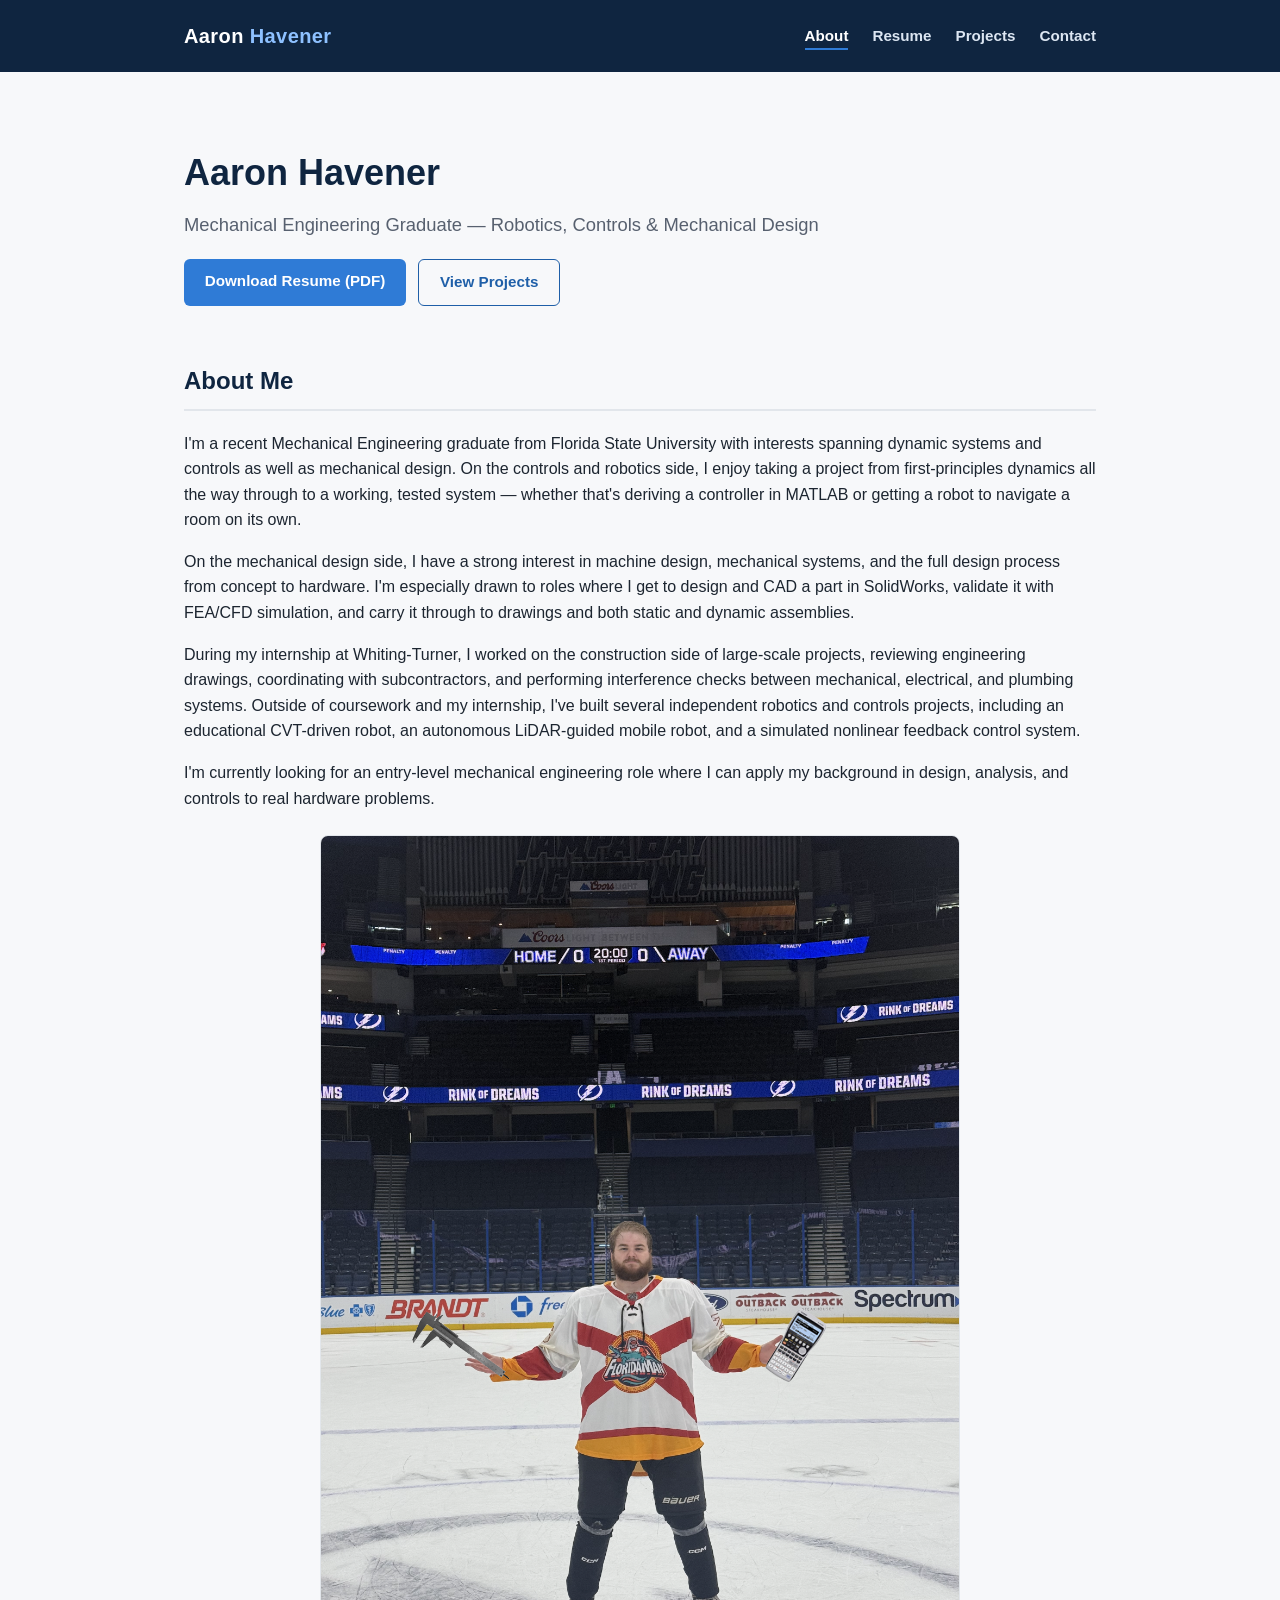
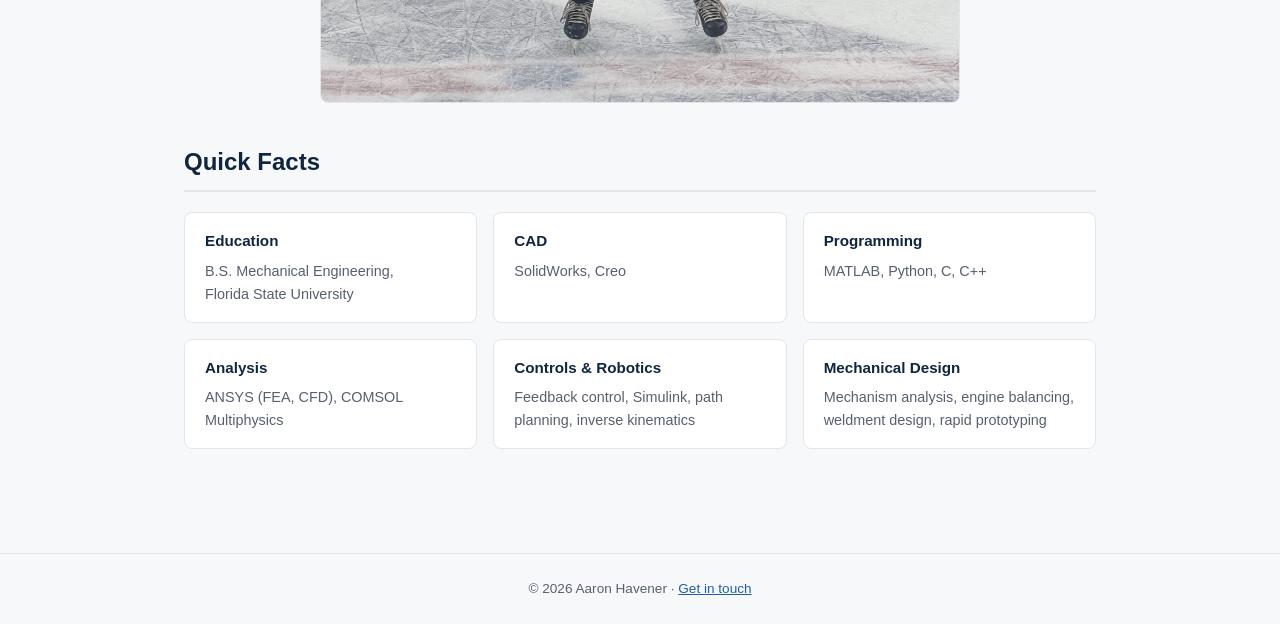
<file: index.html>
<!DOCTYPE html>
<html lang="en">
<head>
<meta charset="UTF-8">
<meta name="viewport" content="width=device-width, initial-scale=1.0">
<title>Aaron Havener</title>
<meta name="description" content="Aaron Havener - Mechanical Engineering graduate specializing in robotics, controls, and mechanical design.">
<link rel="stylesheet" href="assets/css/style.css">
</head>
<body>

<header class="site-header">
  <div class="header-inner">
    <a href="index.html" class="brand">Aaron <span>Havener</span></a>
    <nav class="main-nav">
      <ul>
        <li><a href="index.html" class="active">About</a></li>
        <li><a href="resume.html">Resume</a></li>
        <li><a href="projects.html">Projects</a></li>
        <li><a href="contact.html">Contact</a></li>
      </ul>
    </nav>
  </div>
</header>

<main>
  <section class="hero">
    <div>
      <h1>Aaron Havener</h1>
      <p class="tagline">Mechanical Engineering Graduate &mdash; Robotics, Controls &amp; Mechanical Design</p>
      <div class="btn-row">
        <a href="assets/files/Aaron_Havener_Resume.pdf" class="btn">Download Resume (PDF)</a>
        <a href="projects.html" class="btn secondary">View Projects</a>
      </div>
    </div>
  </section>

  <section>
    <h2>About Me</h2>
    <p>
      I'm a recent Mechanical Engineering graduate from Florida State University with interests
      spanning dynamic systems and controls as well as mechanical design. On the controls and robotics
      side, I enjoy taking a project from first-principles dynamics all the way through to a working,
      tested system &mdash; whether that's deriving a controller in MATLAB or getting a robot to
      navigate a room on its own.
    </p>
    <p>
      On the mechanical design side, I have a strong interest in machine design, mechanical systems,
      and the full design process from concept to hardware. I'm especially drawn to roles where I get
      to design and CAD a part in SolidWorks, validate it with FEA/CFD simulation, and carry it through to drawings and
      both static and dynamic assemblies.
    </p>
    <p>
      During my internship at Whiting-Turner, I worked on the construction side of large-scale
      projects, reviewing engineering drawings, coordinating with subcontractors, and performing
      interference checks between mechanical, electrical, and plumbing systems. Outside of
      coursework and my internship, I've built several independent robotics and controls projects,
      including an educational CVT-driven robot, an autonomous LiDAR-guided mobile robot, and a
      simulated nonlinear feedback control system.
    </p>
    <p>
      I'm currently looking for an entry-level mechanical engineering role where I can
      apply my background in design, analysis, and controls to real hardware problems.
    </p>
    <img src="assets/images/aaron-havener-photo.png" alt="Aaron Havener" class="about-photo">
  </section>

  <section>
    <h2>Quick Facts</h2>
    <div class="skills-grid">
      <div class="skill-cat">
        <h4>Education</h4>
        <p>B.S. Mechanical Engineering,<br>Florida State University</p>
      </div>
      <div class="skill-cat">
        <h4>CAD</h4>
        <p>SolidWorks, Creo</p>
      </div>
      <div class="skill-cat">
        <h4>Programming</h4>
        <p>MATLAB, Python, C, C++</p>
      </div>
      <div class="skill-cat">
        <h4>Analysis</h4>
        <p>ANSYS (FEA, CFD), COMSOL Multiphysics</p>
      </div>
      <div class="skill-cat">
        <h4>Controls &amp; Robotics</h4>
        <p>Feedback control, Simulink, path planning, inverse kinematics</p>
      </div>
      <div class="skill-cat">
        <h4>Mechanical Design</h4>
        <p>Mechanism analysis, engine balancing, weldment design, rapid prototyping</p>
      </div>
    </div>
  </section>
</main>

<footer class="site-footer">
  &copy; 2026 Aaron Havener &middot; <a href="contact.html">Get in touch</a>
</footer>

</body>
</html>
</file>
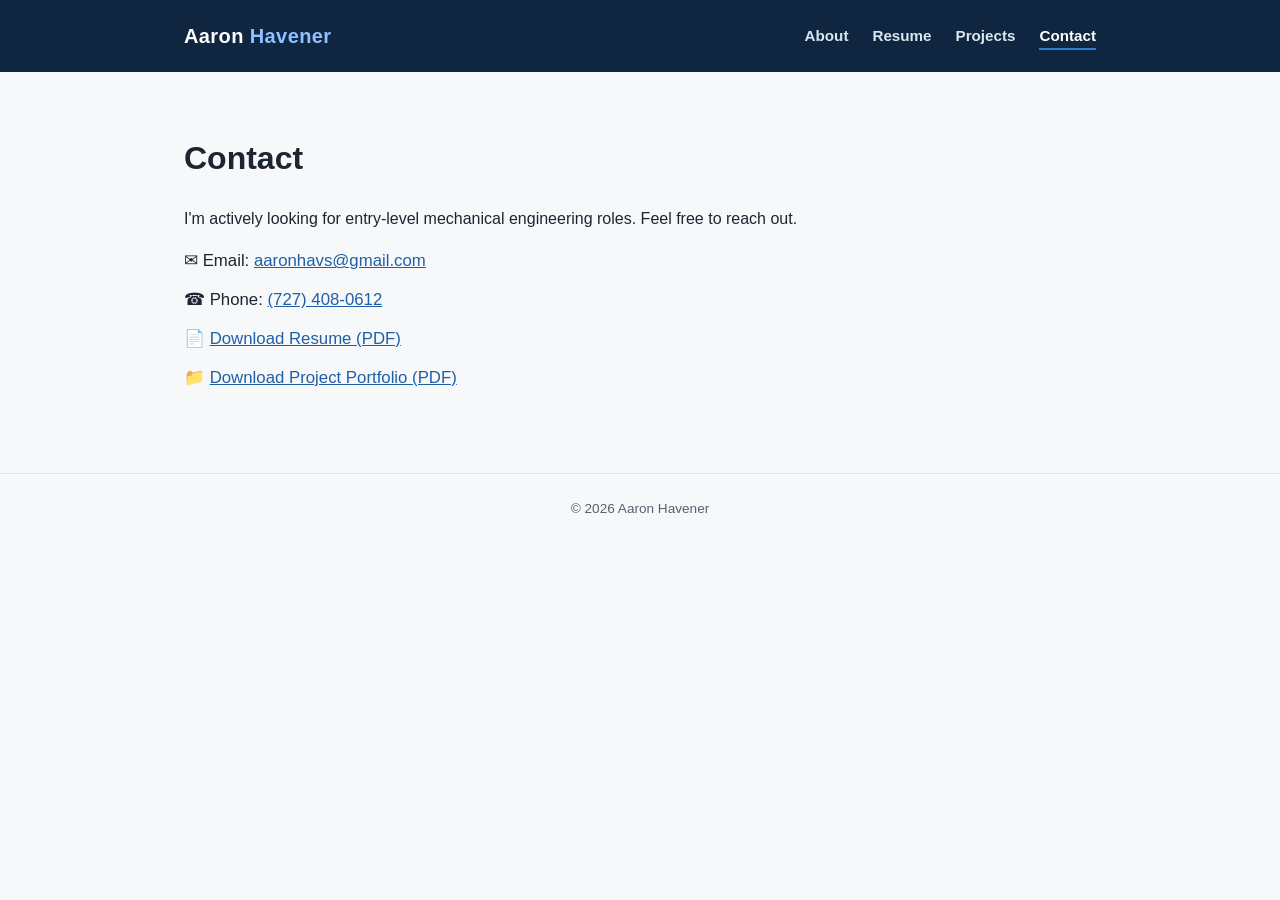
<file: contact.html>
<!DOCTYPE html>
<html lang="en">
<head>
<meta charset="UTF-8">
<meta name="viewport" content="width=device-width, initial-scale=1.0">
<title>Contact | Aaron Havener</title>
<link rel="stylesheet" href="assets/css/style.css">
</head>
<body>

<header class="site-header">
  <div class="header-inner">
    <a href="index.html" class="brand">Aaron <span>Havener</span></a>
    <nav class="main-nav">
      <ul>
        <li><a href="index.html">About</a></li>
        <li><a href="resume.html">Resume</a></li>
        <li><a href="projects.html">Projects</a></li>
        <li><a href="contact.html" class="active">Contact</a></li>
      </ul>
    </nav>
  </div>
</header>

<main>
  <h1>Contact</h1>
  <p>I'm actively looking for entry-level mechanical engineering roles. Feel free to reach out.</p>

  <ul class="contact-list">
    <li>&#9993; Email: <a href="mailto:aaronhavs@gmail.com">aaronhavs@gmail.com</a></li>
    <li>&#9742; Phone: <a href="tel:+17274080612">(727) 408-0612</a></li>
    <li>&#128196; <a href="assets/files/Aaron_Havener_Resume.pdf">Download Resume (PDF)</a></li>
    <li>&#128193; <a href="assets/files/Aaron_Havener_Portfolio.pdf">Download Project Portfolio (PDF)</a></li>
  </ul>
</main>

<footer class="site-footer">
  &copy; 2026 Aaron Havener
</footer>

</body>
</html>
</file>
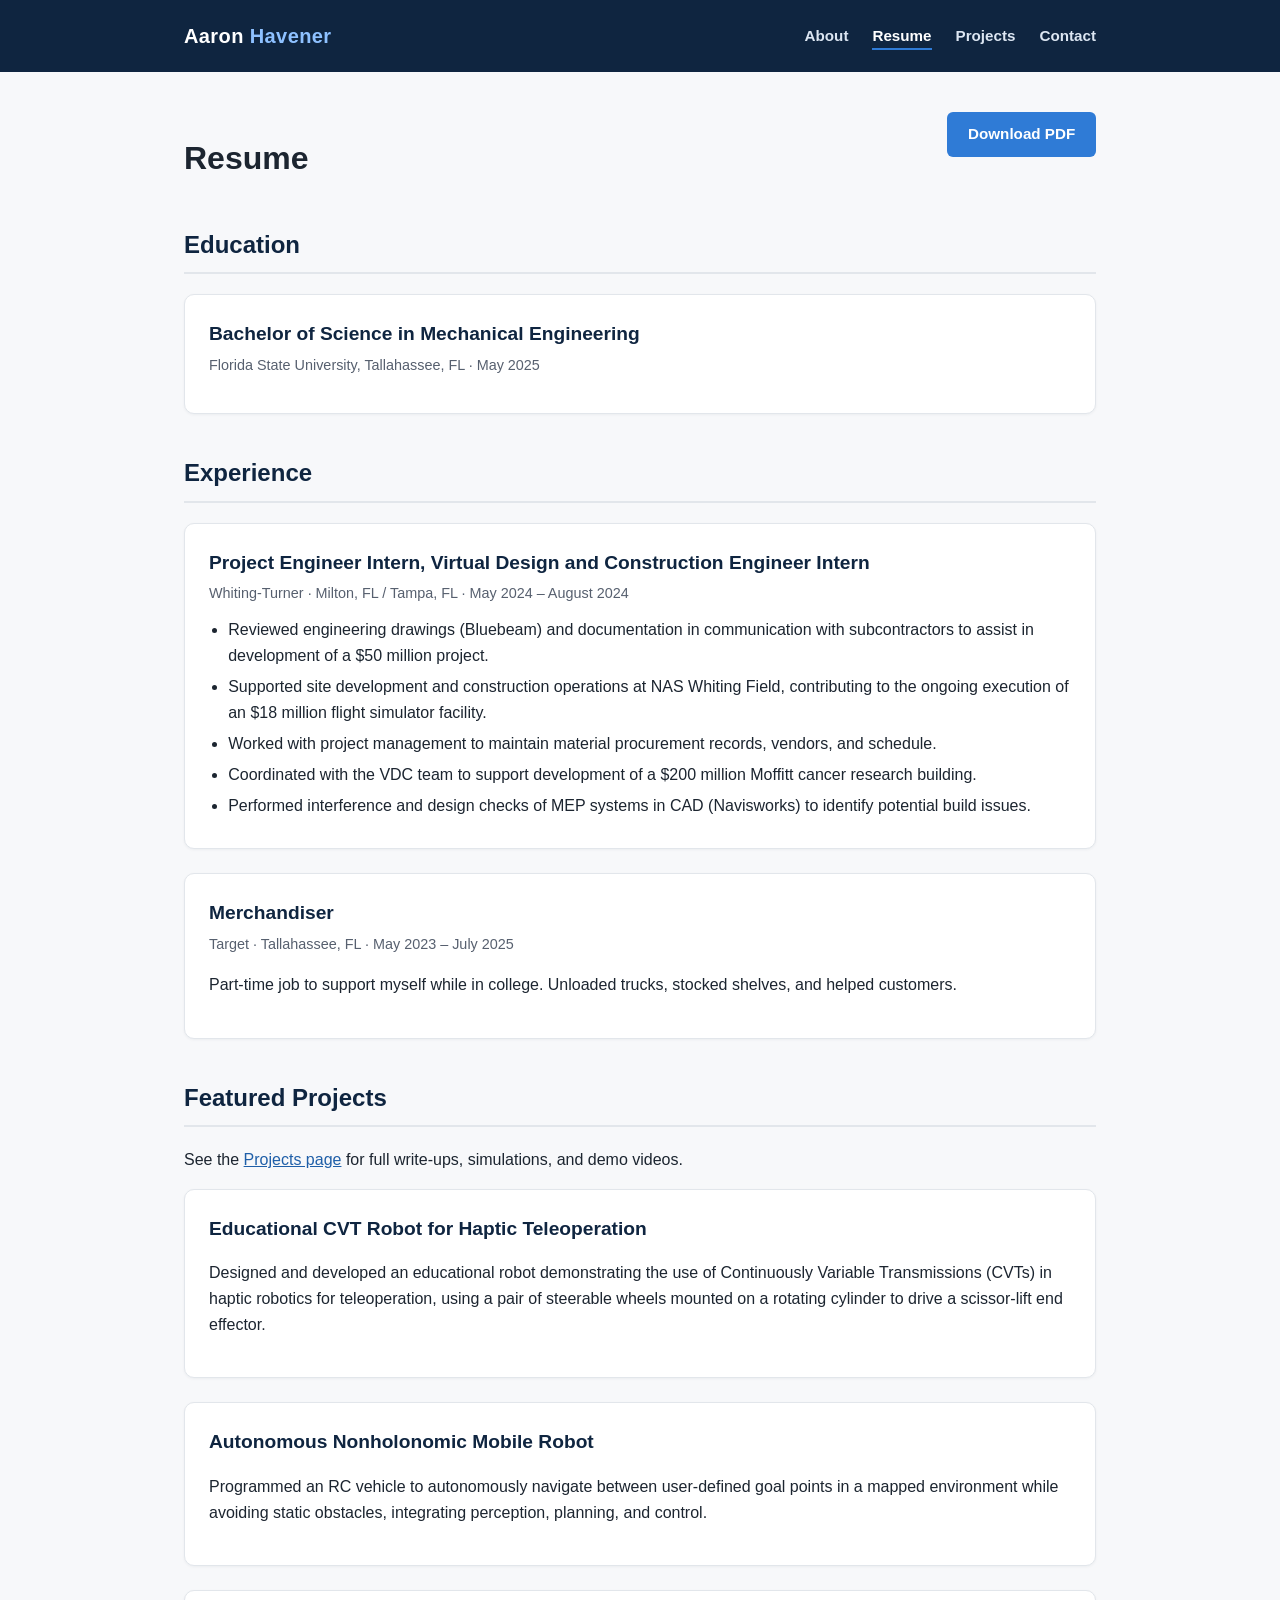
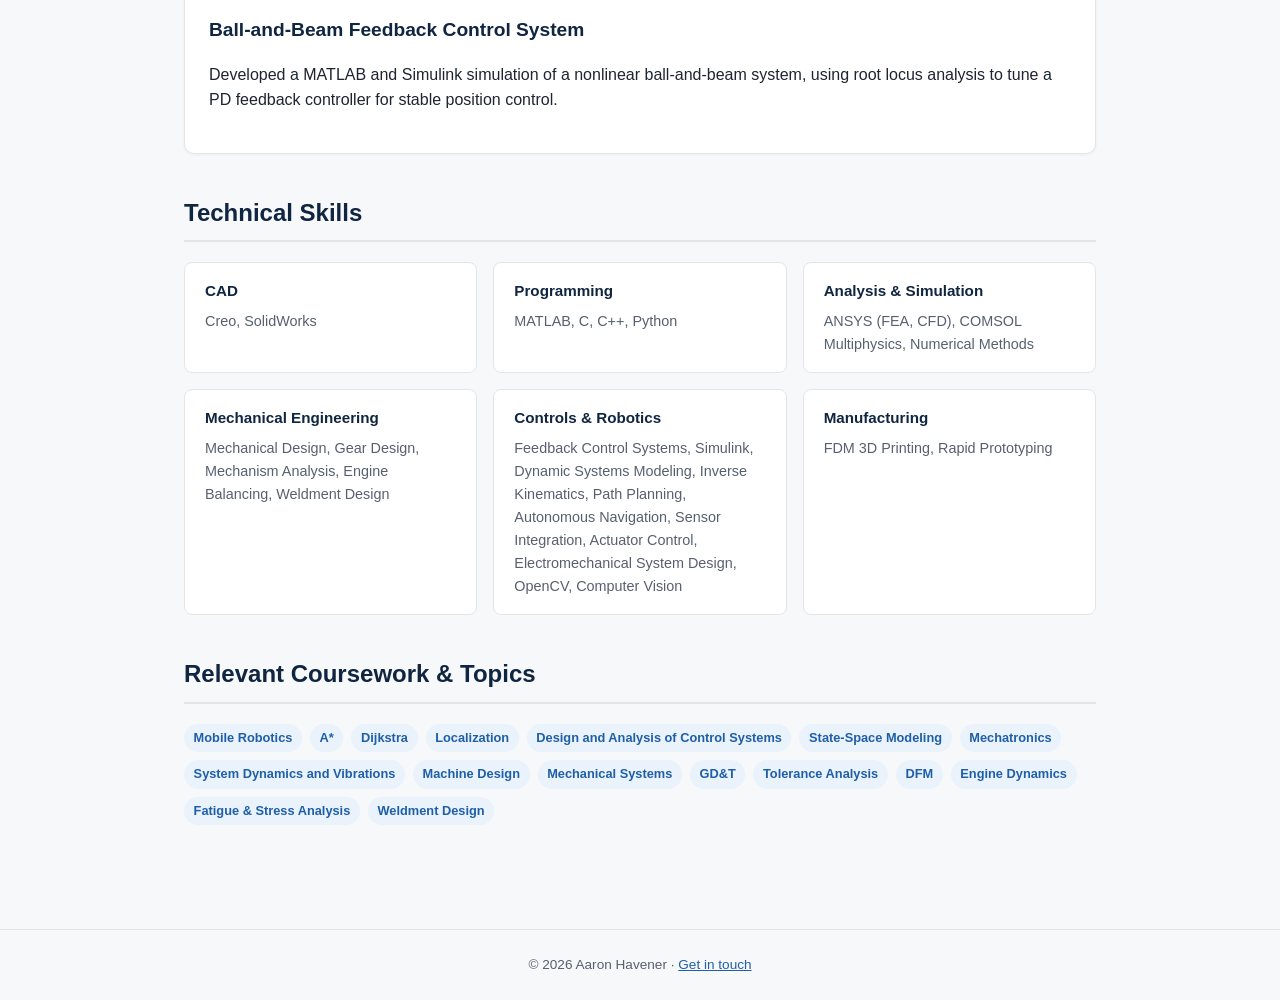
<file: resume.html>
<!DOCTYPE html>
<html lang="en">
<head>
<meta charset="UTF-8">
<meta name="viewport" content="width=device-width, initial-scale=1.0">
<title>Resume | Aaron Havener</title>
<link rel="stylesheet" href="assets/css/style.css">
</head>
<body>

<header class="site-header">
  <div class="header-inner">
    <a href="index.html" class="brand">Aaron <span>Havener</span></a>
    <nav class="main-nav">
      <ul>
        <li><a href="index.html">About</a></li>
        <li><a href="resume.html" class="active">Resume</a></li>
        <li><a href="projects.html">Projects</a></li>
        <li><a href="contact.html">Contact</a></li>
      </ul>
    </nav>
  </div>
</header>

<main>
  <div class="resume-header">
    <h1>Resume</h1>
    <a href="assets/files/Aaron_Havener_Resume.pdf" class="btn">Download PDF</a>
  </div>

  <section>
    <h2>Education</h2>
    <div class="card">
      <h3>Bachelor of Science in Mechanical Engineering</h3>
      <div class="meta">Florida State University, Tallahassee, FL &middot; May 2025</div>
    </div>
  </section>

  <section>
    <h2>Experience</h2>
    <div class="card">
      <h3>Project Engineer Intern, Virtual Design and Construction Engineer Intern</h3>
      <div class="meta">Whiting-Turner &middot; Milton, FL / Tampa, FL &middot; May 2024 &ndash; August 2024</div>
      <ul>
        <li>Reviewed engineering drawings (Bluebeam) and documentation in communication with subcontractors to assist in development of a $50 million project.</li>
        <li>Supported site development and construction operations at NAS Whiting Field, contributing to the ongoing execution of an $18 million flight simulator facility.</li>
        <li>Worked with project management to maintain material procurement records, vendors, and schedule.</li>
        <li>Coordinated with the VDC team to support development of a $200 million Moffitt cancer research building.</li>
        <li>Performed interference and design checks of MEP systems in CAD (Navisworks) to identify potential build issues.</li>
      </ul>
    </div>

    <div class="card">
      <h3>Merchandiser</h3>
      <div class="meta">Target &middot; Tallahassee, FL &middot; May 2023 &ndash; July 2025</div>
      <p>Part-time job to support myself while in college. Unloaded trucks, stocked shelves, and helped customers.</p>
    </div>
  </section>

  <section>
    <h2>Featured Projects</h2>
    <p>See the <a href="projects.html">Projects page</a> for full write-ups, simulations, and demo videos.</p>
    <div class="card">
      <h3>Educational CVT Robot for Haptic Teleoperation</h3>
      <p>Designed and developed an educational robot demonstrating the use of Continuously Variable Transmissions (CVTs) in haptic robotics for teleoperation, using a pair of steerable wheels mounted on a rotating cylinder to drive a scissor-lift end effector.</p>
    </div>
    <div class="card">
      <h3>Autonomous Nonholonomic Mobile Robot</h3>
      <p>Programmed an RC vehicle to autonomously navigate between user-defined goal points in a mapped environment while avoiding static obstacles, integrating perception, planning, and control.</p>
    </div>
    <div class="card">
      <h3>Ball-and-Beam Feedback Control System</h3>
      <p>Developed a MATLAB and Simulink simulation of a nonlinear ball-and-beam system, using root locus analysis to tune a PD feedback controller for stable position control.</p>
    </div>
  </section>

  <section>
    <h2>Technical Skills</h2>
    <div class="skills-grid">
      <div class="skill-cat">
        <h4>CAD</h4>
        <p>Creo, SolidWorks</p>
      </div>
      <div class="skill-cat">
        <h4>Programming</h4>
        <p>MATLAB, C, C++, Python</p>
      </div>
      <div class="skill-cat">
        <h4>Analysis &amp; Simulation</h4>
        <p>ANSYS (FEA, CFD), COMSOL Multiphysics, Numerical Methods</p>
      </div>
      <div class="skill-cat">
        <h4>Mechanical Engineering</h4>
        <p>Mechanical Design, Gear Design, Mechanism Analysis, Engine Balancing, Weldment Design</p>
      </div>
      <div class="skill-cat">
        <h4>Controls &amp; Robotics</h4>
        <p>Feedback Control Systems, Simulink, Dynamic Systems Modeling, Inverse Kinematics, Path Planning, Autonomous Navigation, Sensor Integration, Actuator Control, Electromechanical System Design, OpenCV, Computer Vision</p>
      </div>
      <div class="skill-cat">
        <h4>Manufacturing</h4>
        <p>FDM 3D Printing, Rapid Prototyping</p>
      </div>
    </div>
  </section>

  <section>
    <h2>Relevant Coursework &amp; Topics</h2>
    <ul class="tag-list">
      <li>Mobile Robotics</li>
      <li>A*</li>
      <li>Dijkstra</li>
      <li>Localization</li>
      <li>Design and Analysis of Control Systems</li>
      <li>State-Space Modeling</li>
      <li>Mechatronics</li>
      <li>System Dynamics and Vibrations</li>
      <li>Machine Design</li>
      <li>Mechanical Systems</li>
      <li>GD&amp;T</li>
      <li>Tolerance Analysis</li>
      <li>DFM</li>
      <li>Engine Dynamics</li>
      <li>Fatigue &amp; Stress Analysis</li>
      <li>Weldment Design</li>
    </ul>
  </section>
</main>

<footer class="site-footer">
  &copy; 2026 Aaron Havener &middot; <a href="contact.html">Get in touch</a>
</footer>

</body>
</html>
</file>
<file: assets/css/style.css>
:root {
  --navy: #0f2540;
  --navy-dark: #0a1a2e;
  --accent: #2f7bd6;
  --accent-dark: #1f5fa8;
  --bg: #f7f8fa;
  --card-bg: #ffffff;
  --text: #1c2530;
  --text-muted: #57606f;
  --border: #e2e6eb;
  --max-width: 960px;
}

* { box-sizing: border-box; }

html { scroll-behavior: smooth; }

body {
  margin: 0;
  font-family: "Segoe UI", -apple-system, BlinkMacSystemFont, Roboto, Helvetica, Arial, sans-serif;
  background: var(--bg);
  color: var(--text);
  line-height: 1.6;
}

a { color: var(--accent-dark); }
a:hover { color: var(--accent); }

header.site-header {
  background: var(--navy);
  color: #fff;
}

.header-inner {
  max-width: var(--max-width);
  margin: 0 auto;
  padding: 1.25rem 1.5rem;
  display: flex;
  align-items: center;
  justify-content: space-between;
  flex-wrap: wrap;
  gap: 0.75rem;
}

.brand {
  font-size: 1.25rem;
  font-weight: 700;
  color: #fff;
  text-decoration: none;
  letter-spacing: 0.02em;
}

.brand span { color: #8ec1ff; }

nav.main-nav ul {
  list-style: none;
  display: flex;
  gap: 1.5rem;
  margin: 0;
  padding: 0;
}

nav.main-nav a {
  color: #dce6f2;
  text-decoration: none;
  font-weight: 600;
  font-size: 0.95rem;
  padding: 0.25rem 0;
  border-bottom: 2px solid transparent;
}

nav.main-nav a:hover,
nav.main-nav a.active {
  color: #fff;
  border-bottom-color: var(--accent);
}

main {
  max-width: var(--max-width);
  margin: 0 auto;
  padding: 2.5rem 1.5rem 4rem;
}

.hero {
  display: flex;
  align-items: center;
  gap: 2.5rem;
  flex-wrap: wrap;
  padding: 2rem 0 1rem;
}

.hero h1 {
  font-size: 2.25rem;
  margin: 0 0 0.5rem;
  color: var(--navy);
}

.hero .tagline {
  font-size: 1.15rem;
  color: var(--text-muted);
  margin: 0 0 1.25rem;
}

.btn {
  display: inline-block;
  background: var(--accent);
  color: #fff !important;
  text-decoration: none;
  padding: 0.65rem 1.3rem;
  border-radius: 6px;
  font-weight: 600;
  font-size: 0.95rem;
  transition: background 0.15s ease;
}

.btn:hover { background: var(--accent-dark); }

.btn.secondary {
  background: transparent;
  color: var(--accent-dark) !important;
  border: 1.5px solid var(--accent-dark);
}

.btn.secondary:hover { background: #eaf2fc; }

.btn-row {
  display: flex;
  gap: 0.75rem;
  flex-wrap: wrap;
}

section { margin-bottom: 2.5rem; }

section h2 {
  color: var(--navy);
  font-size: 1.5rem;
  border-bottom: 2px solid var(--border);
  padding-bottom: 0.5rem;
  margin-bottom: 1.25rem;
}

.card {
  background: var(--card-bg);
  border: 1px solid var(--border);
  border-radius: 10px;
  padding: 1.5rem;
  margin-bottom: 1.5rem;
  box-shadow: 0 1px 3px rgba(15, 37, 64, 0.05);
}

.card h3 {
  margin: 0 0 0.25rem;
  color: var(--navy);
  font-size: 1.2rem;
}

.card .meta {
  color: var(--text-muted);
  font-size: 0.9rem;
  margin-bottom: 0.75rem;
}

.card ul { margin: 0.5rem 0 0; padding-left: 1.2rem; }
.card ul li { margin-bottom: 0.35rem; }

.tag-list {
  list-style: none;
  display: flex;
  flex-wrap: wrap;
  gap: 0.5rem;
  padding: 0;
  margin: 0.75rem 0 0;
}

.tag-list li {
  background: #eaf2fc;
  color: var(--accent-dark);
  font-size: 0.8rem;
  font-weight: 600;
  padding: 0.25rem 0.6rem;
  border-radius: 999px;
}

.project-image {
  width: 100%;
  border-radius: 8px;
  border: 1px solid var(--border);
  margin: 1rem 0;
  display: block;
}

.about-photo {
  display: block;
  width: 100%;
  max-width: 640px;
  height: auto;
  border-radius: 8px;
  border: 1px solid var(--border);
  margin: 1.5rem auto 0;
}

.caption {
  font-size: 0.9rem;
  color: var(--text-muted);
  font-style: italic;
  margin: -0.5rem 0 1rem;
}

.video-embed {
  position: relative;
  padding-bottom: 56.25%;
  height: 0;
  overflow: hidden;
  border-radius: 8px;
  margin: 1rem 0;
  background: #000;
}

.video-embed iframe {
  position: absolute;
  top: 0; left: 0;
  width: 100%; height: 100%;
  border: 0;
}

.resume-header {
  display: flex;
  justify-content: space-between;
  align-items: flex-start;
  flex-wrap: wrap;
  gap: 1rem;
}

.skills-grid {
  display: grid;
  grid-template-columns: repeat(auto-fit, minmax(220px, 1fr));
  gap: 1rem;
}

.skills-grid .skill-cat {
  background: var(--card-bg);
  border: 1px solid var(--border);
  border-radius: 8px;
  padding: 1rem 1.25rem;
}

.skills-grid .skill-cat h4 {
  margin: 0 0 0.4rem;
  color: var(--navy);
  font-size: 0.95rem;
}

.skills-grid .skill-cat p {
  margin: 0;
  font-size: 0.9rem;
  color: var(--text-muted);
}

.contact-list {
  list-style: none;
  padding: 0;
  font-size: 1.05rem;
}

.contact-list li { margin-bottom: 0.75rem; }

footer.site-footer {
  border-top: 1px solid var(--border);
  text-align: center;
  padding: 1.5rem;
  color: var(--text-muted);
  font-size: 0.85rem;
}

@media (max-width: 600px) {
  nav.main-nav ul { gap: 1rem; flex-wrap: wrap; }
  .hero h1 { font-size: 1.75rem; }
}
</file>
